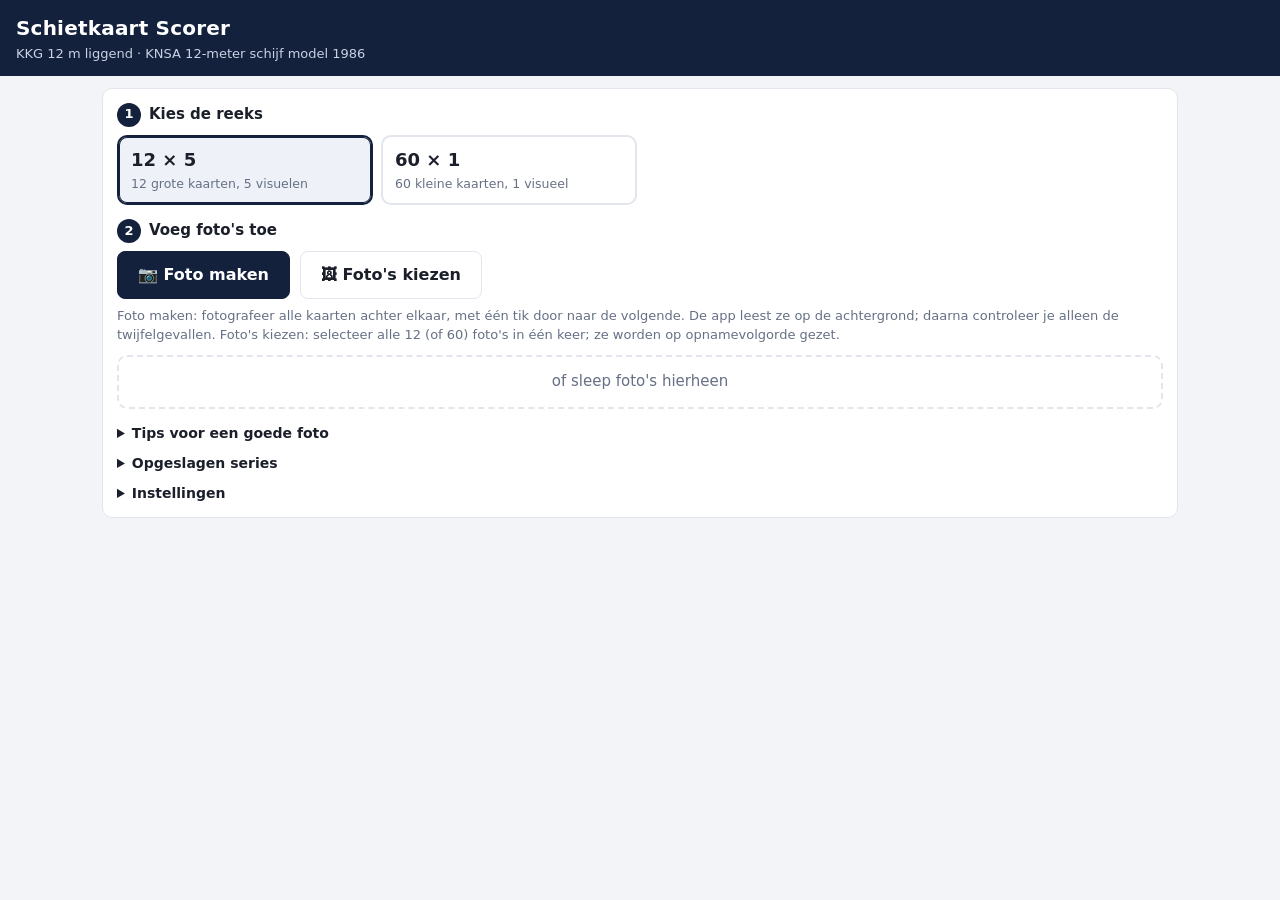
<file: index.html>
<!DOCTYPE html>
<html lang="nl">
<head>
<meta charset="utf-8">
<meta name="viewport" content="width=device-width, initial-scale=1, viewport-fit=cover">
<meta name="theme-color" content="#14213d">
<title>Schietkaart Scorer – KKG 12 m liggend</title>
<link rel="manifest" href="manifest.webmanifest">
<link rel="icon" href="icons/icon-192.png">
<link rel="stylesheet" href="css/app.css">
</head>
<body>
<header class="top">
  <h1>Schietkaart Scorer</h1>
  <p>KKG 12 m liggend · KNSA 12-meter schijf model 1986<span id="appVersion" class="ver"></span></p>
</header>

<main>
  <div id="updateBar" class="update-bar hidden">
    <span id="updateText">App-update klaar.</span>
    <button class="btn small primary" id="updateInstall">Installeren</button>
  </div>
  <div id="installBar" class="update-bar hidden">
    <span>Zet Schietkaart Scorer als app op je telefoon: werkt offline en wordt automatisch bijgewerkt.</span>
    <button class="btn small primary" id="installApp">Installeer als app</button>
  </div>
  <section class="panel" id="uploadPanel">
    <div class="step">
      <div class="step-title"><span class="num">1</span> Kies de reeks</div>
      <div class="seg">
        <button type="button" data-series="12x5"><b>12 × 5</b><small>12 grote kaarten, 5 visuelen</small></button>
        <button type="button" data-series="60x1"><b>60 × 1</b><small>60 kleine kaarten, 1 visueel</small></button>
      </div>
    </div>
    <div class="step">
      <div class="step-title"><span class="num">2</span> Voeg foto's toe</div>
      <div class="row">
        <label class="btn primary big">📷 Foto maken<input type="file" id="pickCamera" accept="image/*" capture="environment" hidden></label>
        <label class="btn big">🖼 Foto's kiezen<input type="file" id="pickFiles" accept="image/*" multiple hidden></label>
      </div>
      <p class="hint-line">Foto maken: fotografeer alle kaarten achter elkaar, met één tik door naar de volgende. De app leest ze
        op de achtergrond; daarna controleer je alleen de twijfelgevallen.
        Foto's kiezen: selecteer alle 12 (of 60) foto's in één keer; ze worden op opnamevolgorde gezet.</p>
      <div id="drop" class="drop">of sleep foto's hierheen</div>
      <div id="progress" class="progress hidden"></div>
    </div>
    <details class="tips">
      <summary>Tips voor een goede foto</summary>
      <ul>
        <li>Leg de kaart op een <b>gekleurde ondergrond</b> (bijv. groen of rood papier), of houd hem <b>tegen het licht</b>. Op een donkere ondergrond zijn gaten in het zwart onzichtbaar.</li>
        <li>Fotografeer van boven, kaart groot in beeld. Scheef of gedraaid is geen probleem: de app zet de kaart zelf rechtop.</li>
        <li>Kleine kaarten: leg er meerdere naast elkaar <b>in volgorde</b> (rijen van links naar rechts) en maak één foto.</li>
        <li>Zorg voor gelijkmatig licht zonder schaduw van je telefoon of hand.</li>
      </ul>
    </details>
    <details class="tips" id="sessions">
      <summary>Opgeslagen series<span id="sessionsCount"></span></summary>
      <p class="muted small">Series worden automatisch bewaard op dit apparaat. Open een eerdere serie om verder te gaan of het rapport opnieuw te maken.</p>
      <ul id="sessionList" class="sessions"></ul>
      <label class="btn small">Serie importeren (.json)<input type="file" id="importSession" accept=".json,application/json" hidden></label>
    </details>
    <details class="tips">
      <summary>Instellingen</summary>
      <label class="gauge">Naam schutter <input type="text" id="shooter" class="wide" placeholder="voor het rapport" autocomplete="name"></label><br>
      <label class="gauge">Schotmaat Ø <input type="number" id="gauge" min="4" max="8" step="0.05" value="5.6"> mm (.22 LR = 5,6)</label>
      <p id="versionInfo" class="muted small"></p>
    </details>
  </section>

  <section class="panel hidden" id="summary"></section>
  <section id="cards"></section>
</main>

<div id="shotSheet" class="modal hidden" role="dialog" aria-modal="true">
  <div class="sheet-box">
    <div id="shotBody"></div>
    <div class="sheet-acts">
      <button class="btn primary big" id="shotNext">📷 Volgende foto</button>
      <button class="btn" id="shotRetry">↺ Opnieuw</button>
      <button class="btn" id="shotDone">Klaar</button>
    </div>
  </div>
</div>

<div id="editor" class="modal hidden" role="dialog" aria-modal="true" aria-labelledby="edTitle">
  <div class="ed-box">
    <div class="ed-head">
      <button class="icon" id="edPrev" title="Vorig visueel">‹</button>
      <h2 id="edTitle"></h2>
      <button class="icon" id="edNext" title="Volgend visueel">›</button>
      <button class="btn small" id="edClose">Sluiten</button>
    </div>
    <div class="ed-main">
      <div class="ed-canvas-wrap"><canvas id="edCanvas"></canvas></div>
      <div class="ed-side">
        <div id="edInfo" class="ed-info"></div>
        <div class="ed-tools">
          <div class="grp">
            <button class="btn small" id="edZoomOut" title="Uitzoomen">−</button>
            <button class="btn small" id="edZoomIn" title="Inzoomen">+</button>
          </div>
          <div class="grp nudge">
            <button class="btn small" data-nudge="0,-1" title="Omhoog">↑</button>
            <button class="btn small" data-nudge="-1,0" title="Links">←</button>
            <button class="btn small" data-nudge="1,0" title="Rechts">→</button>
            <button class="btn small" data-nudge="0,1" title="Omlaag">↓</button>
          </div>
          <div class="grp">
            <button class="btn small" id="edAdd">+ schot</button>
            <button class="btn small" id="edDel">Verwijder schot</button>
            <button class="btn small" id="edReset">Automatisch</button>
            <button class="btn small" id="edPhoto" title="De foto van deze kaart opslaan of delen">⤓ Foto</button>
          </div>
          <button class="btn primary" id="edOk">✓ Akkoord, volgende</button>
        </div>
        <p class="ed-help">Klopt de cirkel niet precies met het kogelgat? Sleep hem op zijn plek, of tik op het gat.
          Pijltjes verschuiven 0,05 mm. Een verplaatst schot telt als gecontroleerd.</p>
      </div>
    </div>
  </div>
</div>

<script src="js/imgproc.js"></script>
<script src="js/target.js"></script>
<script src="js/detect.js"></script>
<script src="js/report.js"></script>
<script src="js/store.js"></script>
<script src="js/zip.js"></script>
<script src="js/app.js"></script>
</body>
</html>
</file>
<file: css/app.css>
:root {
  --bg: #f3f4f7;
  --panel: #fff;
  --ink: #1b1f2a;
  --muted: #667085;
  --line: #e2e5ec;
  --brand: #14213d;
  --accent: #fca311;
  --ok: #18a957;
  --mid: #f0a020;
  --bad: #e5484d;
  --manual: #2f7bff;
  --radius: 10px;
}
* { box-sizing: border-box; }
html, body { margin: 0; background: var(--bg); color: var(--ink); font: 15px/1.45 system-ui, -apple-system, "Segoe UI", Roboto, sans-serif; }
.hidden { display: none !important; }

.top { background: var(--brand); color: #fff; padding: 14px 16px 12px; }
.top h1 { margin: 0; font-size: 20px; letter-spacing: .2px; }
.top p { margin: 2px 0 0; color: #c9d1e3; font-size: 13px; }
.top .ver { color: #8e9ab5; }

main { max-width: 1100px; margin: 0 auto; padding: 12px; }
.panel { background: var(--panel); border: 1px solid var(--line); border-radius: var(--radius); padding: 14px; margin-bottom: 12px; }
.row { display: flex; flex-wrap: wrap; gap: 10px; align-items: center; }

.btn { display: inline-flex; align-items: center; justify-content: center; gap: 6px; min-height: 40px; padding: 0 16px; border-radius: 8px;
  border: 1px solid var(--line); background: #fff; color: var(--ink); font: inherit; font-weight: 600; cursor: pointer; user-select: none; }
.btn:hover { border-color: #c6cbd6; }
.btn.primary { background: var(--brand); border-color: var(--brand); color: #fff; }
.btn.small { min-height: 34px; padding: 0 10px; font-size: 14px; }
.btn:disabled { opacity: .45; cursor: default; }
.icon { background: none; border: 0; font-size: 26px; line-height: 1; padding: 0 8px; cursor: pointer; color: var(--ink); }

.btn.big { min-height: 48px; font-size: 16px; padding: 0 20px; }
.gauge { color: var(--muted); font-size: 14px; display: inline-block; margin-top: 8px; }
.gauge input { width: 70px; font: inherit; padding: 6px; border: 1px solid var(--line); border-radius: 6px; }

/* stappen */
.step { margin-bottom: 14px; }
.step-title { font-weight: 700; margin-bottom: 8px; display: flex; align-items: center; gap: 8px; }
.step-title .num { display: inline-flex; width: 24px; height: 24px; border-radius: 50%; background: var(--brand); color: #fff;
  align-items: center; justify-content: center; font-size: 13px; }
.seg { display: grid; grid-template-columns: 1fr 1fr; gap: 8px; max-width: 520px; }
.seg button { display: flex; flex-direction: column; align-items: flex-start; gap: 2px; padding: 10px 12px; border: 2px solid var(--line);
  border-radius: 10px; background: #fff; font: inherit; cursor: pointer; text-align: left; color: var(--ink); }
.seg button b { font-size: 18px; }
.seg button small { color: var(--muted); font-size: 12.5px; }
.seg button.sel { border-color: var(--brand); background: #eef1f8; box-shadow: inset 0 0 0 1px var(--brand); }

.drop { margin-top: 10px; border: 2px dashed var(--line); border-radius: var(--radius); padding: 14px; text-align: center; color: var(--muted); }
.drop.over { border-color: var(--brand); color: var(--brand); background: #eef1f8; }
@media (hover: none) and (pointer: coarse) { .drop { display: none; } }
.progress { margin-top: 10px; font-weight: 600; color: var(--brand); }
.tips { margin-top: 10px; color: var(--muted); font-size: 14px; }
.tips summary { cursor: pointer; font-weight: 600; color: var(--ink); }
.tips ul { margin: 6px 0 0; padding-left: 20px; }

/* samenvatting */
.sum-meta { display: flex; flex-wrap: wrap; gap: 6px 16px; align-items: center; color: var(--muted); font-size: 14px; margin-bottom: 6px; }
.sum-date input { font: inherit; padding: 4px 6px; border: 1px solid var(--line); border-radius: 6px; color: var(--ink); }
.sum-progress { color: var(--ink); font-weight: 600; }
.bar { height: 6px; background: #e8ebf1; border-radius: 3px; overflow: hidden; margin: 8px 0 4px; }
.bar i { display: block; height: 100%; background: var(--ok); }
.allok { color: var(--ok); font-weight: 700; align-self: center; margin-right: 6px; }
.attention.plain { cursor: default; }
.save-status { margin-left: auto; font-size: 12.5px; color: var(--ok); }
.save-status.bad { color: var(--bad); font-weight: 600; }
.muted { color: var(--muted); } .small { font-size: 13px; }
.sessions { list-style: none; padding: 0; margin: 6px 0 0; }
.sessions li { display: flex; flex-wrap: wrap; align-items: center; gap: 6px 10px; padding: 8px 0; border-top: 1px solid var(--line); }
.sessions li.cur .sess-info b::after { content: " ●"; color: var(--ok); }
.sess-info { display: flex; flex-direction: column; flex: 1; min-width: 180px; color: var(--ink); }
.sess-info span { color: var(--muted); font-size: 13px; }
.sess-acts { display: flex; gap: 6px; }
.sum-top { display: flex; flex-wrap: wrap; align-items: baseline; gap: 6px 18px; }
.sum-total { font-size: 34px; font-weight: 800; }
.sum-total small { font-size: 16px; color: var(--muted); font-weight: 600; }
.sum-stats { color: var(--muted); }
.series { display: flex; flex-wrap: wrap; gap: 6px; margin: 10px 0; }
.series span { background: #f0f2f6; border-radius: 6px; padding: 3px 8px; font-variant-numeric: tabular-nums; }
.series b { font-weight: 700; }
.attention { color: var(--bad); font-weight: 600; cursor: pointer; }
.sum-actions { display: flex; flex-wrap: wrap; gap: 8px; margin-top: 8px; }

/* kaarten */
#cards { display: flex; flex-wrap: wrap; gap: 10px; align-items: flex-start; }
.card { background: var(--panel); border: 1px solid var(--line); border-radius: var(--radius); overflow: hidden; flex: 1 1 100%; }
.gauge input.wide { width: 200px; }
.cardno { width: 86px; font: inherit; font-size: 13px; padding: 4px 6px; border: 1px solid var(--line); border-radius: 6px; }
.sc-foot .cardno { width: 100%; margin-bottom: 4px; font-size: 12px; }
.badge { font-size: 11.5px; background: #eef1f8; color: var(--brand); border-radius: 10px; padding: 2px 8px; font-weight: 600; }
.card.small { flex: 0 0 132px; }
.card.small.haswarn { border-color: var(--mid); }
.sc-head { display: flex; align-items: center; justify-content: space-between; padding: 6px 6px 4px 10px; }
.sc-head .card-title { font-size: 14px; }
.btn.mini { min-height: 24px; padding: 0 6px; font-size: 12px; border: 0; color: var(--muted); }
.sc-foot { padding: 2px 8px 6px; }
.sighter-box { font-size: 12.5px; color: var(--muted); display: inline-flex; align-items: center; gap: 4px; }
.tiles.one { display: block; padding: 0 6px; }
.card.sighter { opacity: .72; }
.card-head { display: flex; align-items: center; gap: 10px; padding: 10px 12px; border-bottom: 1px solid var(--line); flex-wrap: wrap; }
.card-title { font-weight: 700; }
.card-file { color: var(--muted); font-size: 12px; overflow: hidden; text-overflow: ellipsis; white-space: nowrap; max-width: 220px; }
.card-score { margin-left: auto; font-size: 22px; font-weight: 800; font-variant-numeric: tabular-nums; }
.card-score small { font-size: 13px; color: var(--muted); font-weight: 600; }
.card-head label { font-size: 13px; color: var(--muted); display: flex; align-items: center; gap: 4px; }
.card-actions { display: flex; gap: 4px; }
.card-actions button { min-height: 30px; padding: 0 8px; }
.card-body { display: grid; grid-template-columns: minmax(180px, 300px) 1fr; gap: 12px; padding: 12px; }
.card-photo { width: 100%; height: auto; border-radius: 6px; background: #ddd; display: block; }
.tiles { display: grid; grid-template-columns: repeat(5, minmax(0, 1fr)); gap: 8px; align-content: start; }
.tile { position: relative; padding: 0; border: 2px solid var(--line); border-radius: 8px; background: #fff; cursor: pointer; text-align: center; font: inherit; color: inherit; overflow: hidden; }
.tile canvas { width: 100%; aspect-ratio: 1; display: block; }
.tile .lbl { position: absolute; left: 4px; top: 3px; font-size: 11px; font-weight: 700; color: #fff; text-shadow: 0 0 3px #000, 0 0 2px #000; }
.tile .flag { position: absolute; right: 4px; top: 3px; width: 18px; height: 18px; border-radius: 50%; background: var(--bad); color: #fff; font-size: 12px; font-weight: 800; line-height: 18px; }
.tile .val { font-size: 22px; font-weight: 800; line-height: 1.1; padding-top: 2px; font-variant-numeric: tabular-nums; }
.tile .sub { font-size: 11px; color: var(--muted); padding-bottom: 4px; }
.tile.attn { border-color: var(--bad); }
.tile.mouche .val::after { content: "•"; color: var(--accent); margin-left: 2px; }
.warn { margin: 0; padding: 0 12px 10px 30px; color: #b42318; font-size: 13px; }
.card.error .card-body { grid-template-columns: minmax(180px, 300px) 1fr; }
.errmsg { color: #b42318; font-weight: 600; }

@media (max-width: 640px) {
  .card-body { grid-template-columns: 1fr; }
  .card-photo { max-height: 320px; object-fit: contain; }
  .tile .val { font-size: 18px; }
  .gauge { margin-left: 0; }
}

/* update van de Android-schil (zelden) */
.update-bar { display: flex; align-items: center; gap: 10px; background: #eaf1ff; border: 1px solid #c9dafc; color: #1d3f8f;
  border-radius: var(--radius); padding: 8px 12px; margin-bottom: 12px; font-size: 14px; }
.update-bar span { flex: 1; }

/* rapport op de telefoon (web-app) */
.report-ov { position: fixed; inset: 0; z-index: 60; background: #888; display: flex; flex-direction: column; }
.report-bar { display: flex; gap: 8px; padding: 8px; background: var(--brand); }
.report-frame { flex: 1; border: 0; width: 100%; background: #888; }

/* fotoreeks */
.hint-line { color: var(--muted); font-size: 13px; margin: 8px 0 0; }
.sheet-box { background: #fff; border-radius: 12px; width: min(560px, 100%); padding: 14px; max-height: 100%; overflow: auto; }
.sheet-box h2 { font-size: 22px; margin: 4px 0 8px; } .sheet-box h2 small { color: var(--muted); font-size: 15px; }
.cap-list { list-style: none; margin: 0; padding: 0; }
.cap-list li { padding: 7px 10px; border-left: 4px solid var(--line); margin-bottom: 4px; background: #f6f7f9; border-radius: 4px; font-size: 15px; }
.cap-list li.ok { border-left-color: var(--ok); }
.cap-list li.bad { border-left-color: var(--bad); color: #b42318; font-weight: 600; }
.cap-list li.busy { color: var(--muted); }
.sheet-progress { color: var(--muted); margin: 8px 0 12px; font-weight: 600; }
.sheet-acts { display: flex; flex-wrap: wrap; gap: 8px; }
.sheet-acts .primary { flex: 1 1 100%; }
@media (max-width: 760px) { #shotSheet { align-items: flex-end; } .sheet-box { border-radius: 14px 14px 0 0; } }

/* editor */
.modal { position: fixed; inset: 0; background: rgba(10, 14, 25, .6); z-index: 50; display: flex; align-items: center; justify-content: center; padding: 10px; }
.ed-box { background: #fff; border-radius: 12px; width: min(980px, 100%); max-height: 100%; overflow: auto; display: flex; flex-direction: column; }
.ed-head { display: flex; align-items: center; gap: 6px; padding: 8px 10px; border-bottom: 1px solid var(--line); }
.ed-head h2 { flex: 1; text-align: center; margin: 0; font-size: 17px; }
.ed-main { display: grid; grid-template-columns: minmax(0, 1fr) 320px; gap: 12px; padding: 12px; }
.ed-canvas-wrap { position: relative; }
#edCanvas { width: 100%; aspect-ratio: 1; display: block; border-radius: 8px; background: #555; touch-action: none; cursor: crosshair; }
.ed-info { font-size: 14px; }
.ed-info .bigval { font-size: 44px; font-weight: 800; line-height: 1; }
.ed-info .bigval small { font-size: 15px; color: var(--muted); font-weight: 600; margin-left: 6px; }
.ed-info table { border-collapse: collapse; margin: 8px 0; }
.ed-info td { padding: 2px 10px 2px 0; }
.ed-info td:last-child { font-variant-numeric: tabular-nums; font-weight: 600; }
.ed-info .certline { display: inline-block; border-radius: 6px; padding: 4px 10px; margin: 8px 0 2px; font-weight: 700; }
.certline.ok { background: #e7f8ee; color: #0f7a3d; }
.certline.mid { background: #fff4e5; color: #8a4b00; }
.certline.bad { background: #fdecec; color: #b42318; }
.certline.manual { background: #eaf1ff; color: #1d4fbf; }
.ed-info .hint { color: var(--brand); font-weight: 600; }
.ed-info .vwarn { color: #b42318; margin: 4px 0; }
.ed-info .shotlist { display: flex; flex-wrap: wrap; gap: 6px; margin: 6px 0; }
.ed-info .shotlist button { min-height: 30px; }
.ed-info .shotlist button.sel { border-color: var(--brand); box-shadow: inset 0 0 0 1px var(--brand); }
.ed-info .gauge-lbl { flex-basis: 100%; font-size: 13px; color: var(--muted); }
.ed-info .gauge button { min-width: 44px; }
.ed-info .gauge button.sel { background: #eaf1ff; color: #1d4fbf; }
.ed-tools { display: flex; flex-direction: column; gap: 8px; margin-top: 8px; }
.ed-tools .grp { display: flex; flex-wrap: wrap; gap: 6px; }
.ed-help { color: var(--muted); font-size: 12.5px; margin: 10px 0 0; }
.legend { display: flex; flex-wrap: wrap; gap: 4px 12px; font-size: 12px; color: var(--muted); margin-top: 6px; }
.legend i { display: inline-block; width: 10px; height: 10px; border-radius: 50%; margin-right: 4px; vertical-align: -1px; }

@media (max-width: 760px) {
  .ed-main { grid-template-columns: 1fr; }
  .modal { padding: 0; align-items: stretch; }
  .ed-box { border-radius: 0; }
}
</file>
